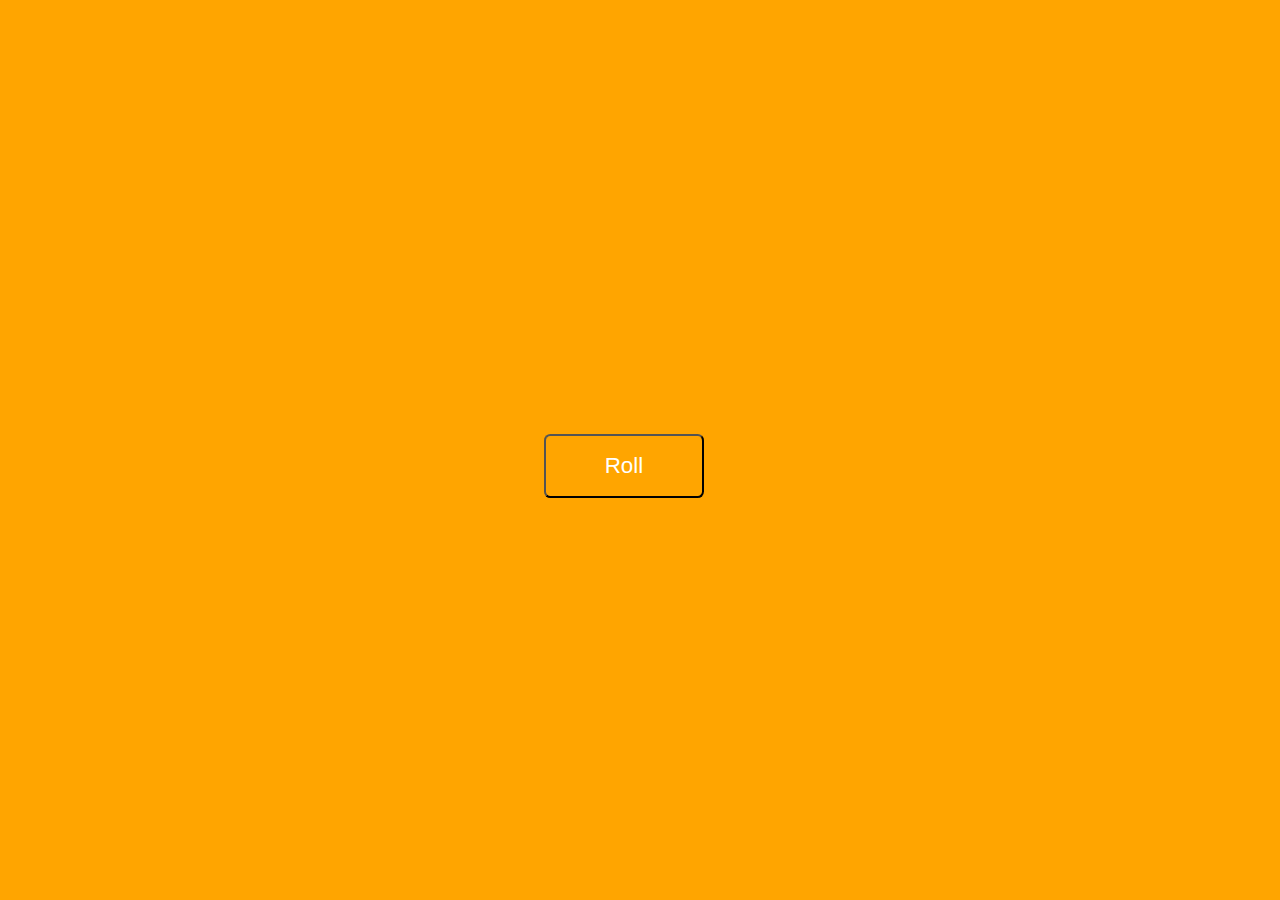
<file: Week1/homework/project/index.html>
<!DOCTYPE html>
<html lang="en">

<head>
    <meta charset="UTF-8">
    <meta name="viewport" content="width=device-width, initial-scale=1.0">
    <title>Random Quote Generator</title>
    <link rel="stylesheet" href="style.css">
    <link rel="stylesheet" href="https://use.fontawesome.com/releases/v5.8.2/css/all.css" />
</head>

<body>

    <div id="main">

        <div id="frame">
            <div id="quotes">
                <p class="quote"></p>
                <br>
                <br>
                <p class="author"></p>
            </div>
        </div>

        <div id="inputs">
            <div id="text">
                <input type="text" class="textbox" placeholder="Type Your New Quote..." id="new1">
                <input type="text" class="textbox" placeholder="Author Name..." id="new2">
            </div>
            <div id="buttons">
                <input type="button" value="Roll" id="btnCall" class="btn">
                <input type="button" value="Add Quote" id="btnNew" class="btn">
            </div>
        </div>
    </div>


    <script src="app.js"></script>


</body>

</html>
</file>
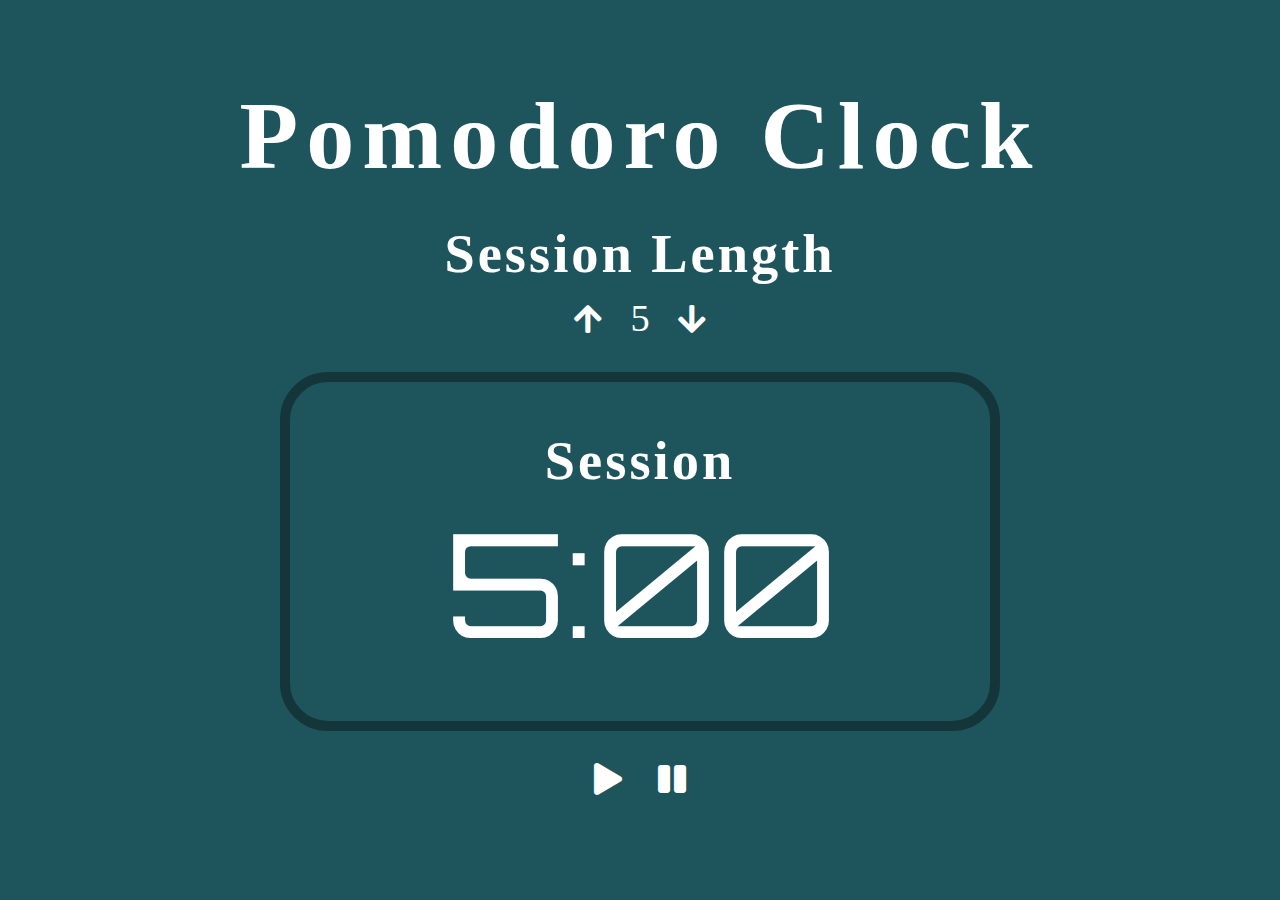
<file: Week2/homework/project/index.html>
<!DOCTYPE html>
<html lang="en">
  <head>
    <meta charset="UTF-8" />
    <meta name="viewport" content="width=device-width, initial-scale=1.0" />
    <link rel="stylesheet" href="style.css" />
     <link
      rel="stylesheet"
      href="https://use.fontawesome.com/releases/v5.5.0/css/all.css"
    />
    <title>The Pomodoro Clock</title>
  </head>
  <body>
    <div id="container">
      <div id="header">
        <h1>Pomodoro Clock</h1>
      </div>
      <div id="length">
        <h2>Session Length</h2>
        <i class="fas fa-arrow-up fa-2x"></i>
        <span class="set-time">5</span>
        <i class="fas fa-arrow-down fa-2x"></i>
      </div>
      <div id="screen">
        <h2>Session</h2>
        <p class="run-time">
          <span class="minutes-seconds"
            ><span class="minutes">5</span>:<span class="seconds"
              >00</span
            ></span
          >
          <span class="time-up">Time's Up!</span>
        </p>
      </div>
      <div id="set">
        <i class="fas fa-play fa-2x"></i>
        <i class="fas fa-pause fa-2x"></i>
      </div>
    </div>
    <script src="app.js"></script>
  </body>
</html>
</file>
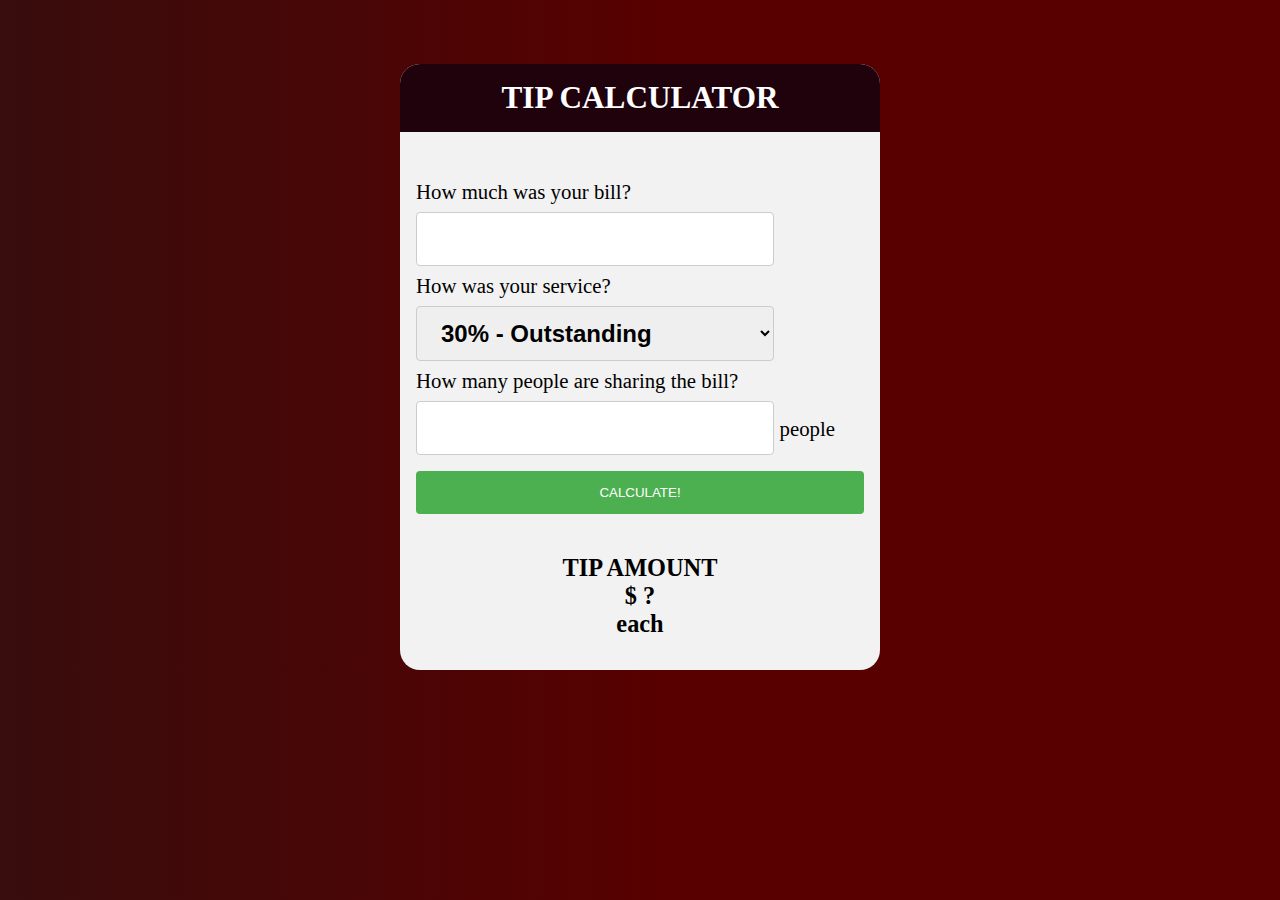
<file: Week3/homework/project/index.html>
<!DOCTYPE html>
<html lang="en">
  <head>
    <meta charset="UTF-8" />
    <meta name="viewport" content="width=device-width, initial-scale=1.0" />
    <link rel="stylesheet" href="style.css" />
    <title>Title</title>
  </head>
  <body>
    <div id="container">
      <h2 id="header">TIP CALCULATOR</h2>
      <form>
        <div>
          <label for="bill">How much was your bill?</label>
          <input type="number" id="bill" min="1" />
        </div>
        <div>
          <label for="service">How was your service?</label>
          <select id="service" name="service">
            <option value="30">30% - Outstanding</option>
            <option value="20">20% - Good</option>
            <option value="15">15% - It was OK</option>
            <option value="10">10% - Bad</option>
            <option value="5">5% - Terrible</option>
          </select>
        </div>
        <div>
          <label for="people">How many people are sharing the bill?</label>
          <input
            type="number"
            id="people"
            min="1
          "
          />
          people
        </div>
        <input type="button" id="calculate-btn" value="CALCULATE!" />
        <div class="result">
          <h3>TIP AMOUNT</h3>
          <h3>$ <span id="tip-each">?</span></h3>
          <h3 class="text-each">each</h3>
        </div>
      </form>
    </div>
    <script src="app.js"></script>
  </body>
</html>
</file>
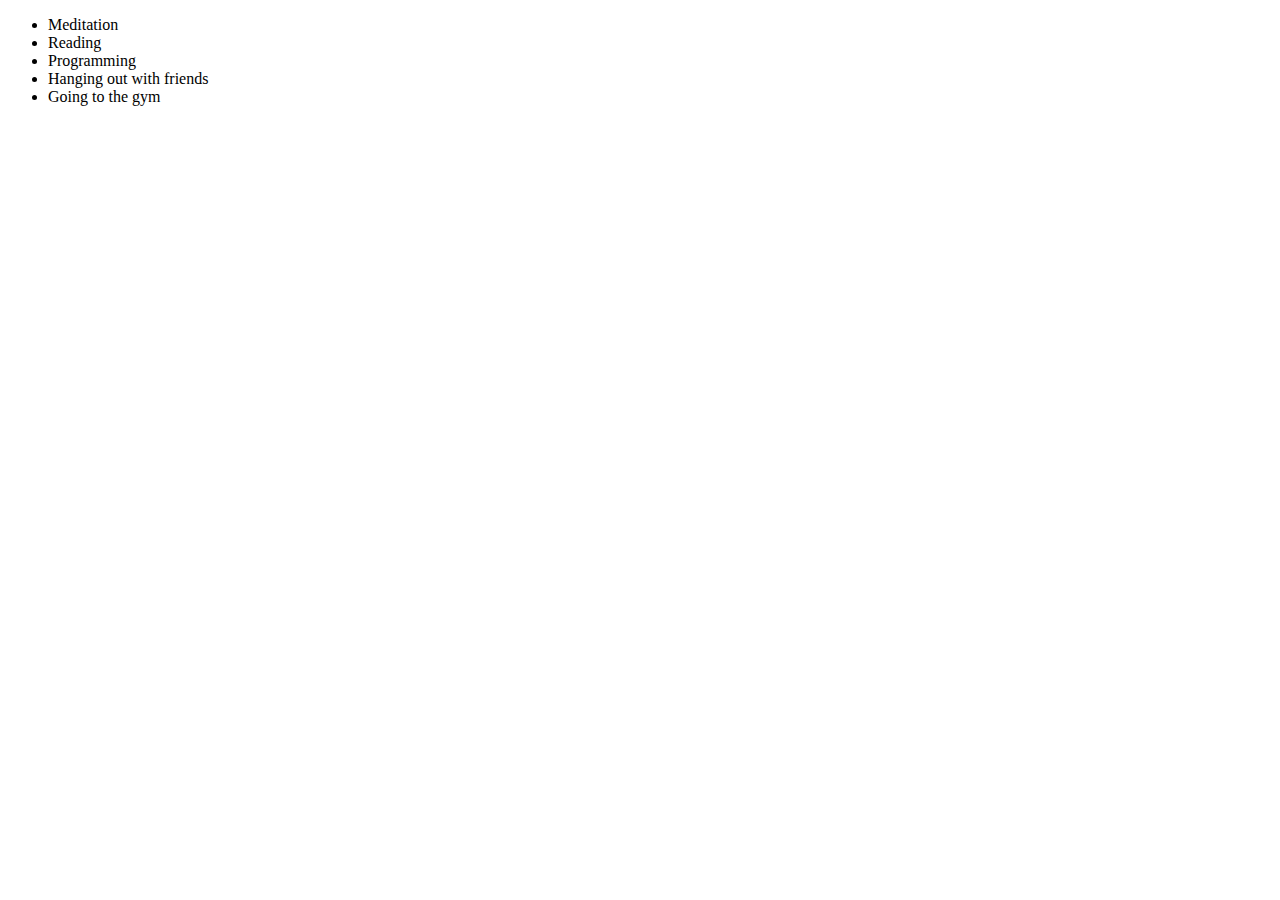
<file: Week2/homework/js-exercies/5_myFavoriteHobbies.html>
<!DOCTYPE html>
<html lang="en">
  <head>
    <meta charset="UTF-8" />
    <meta name="viewport" content="width=device-width, initial-scale=1.0" />
    <title>Exercise 5: My favorite hobbies</title>
  </head>
  <body>
    <div id="main">
      <ul id="hobby"></ul>
    </div>
    <script src="5_myFavoriteHobbies.js"></script>
  </body>
</html>
</file>
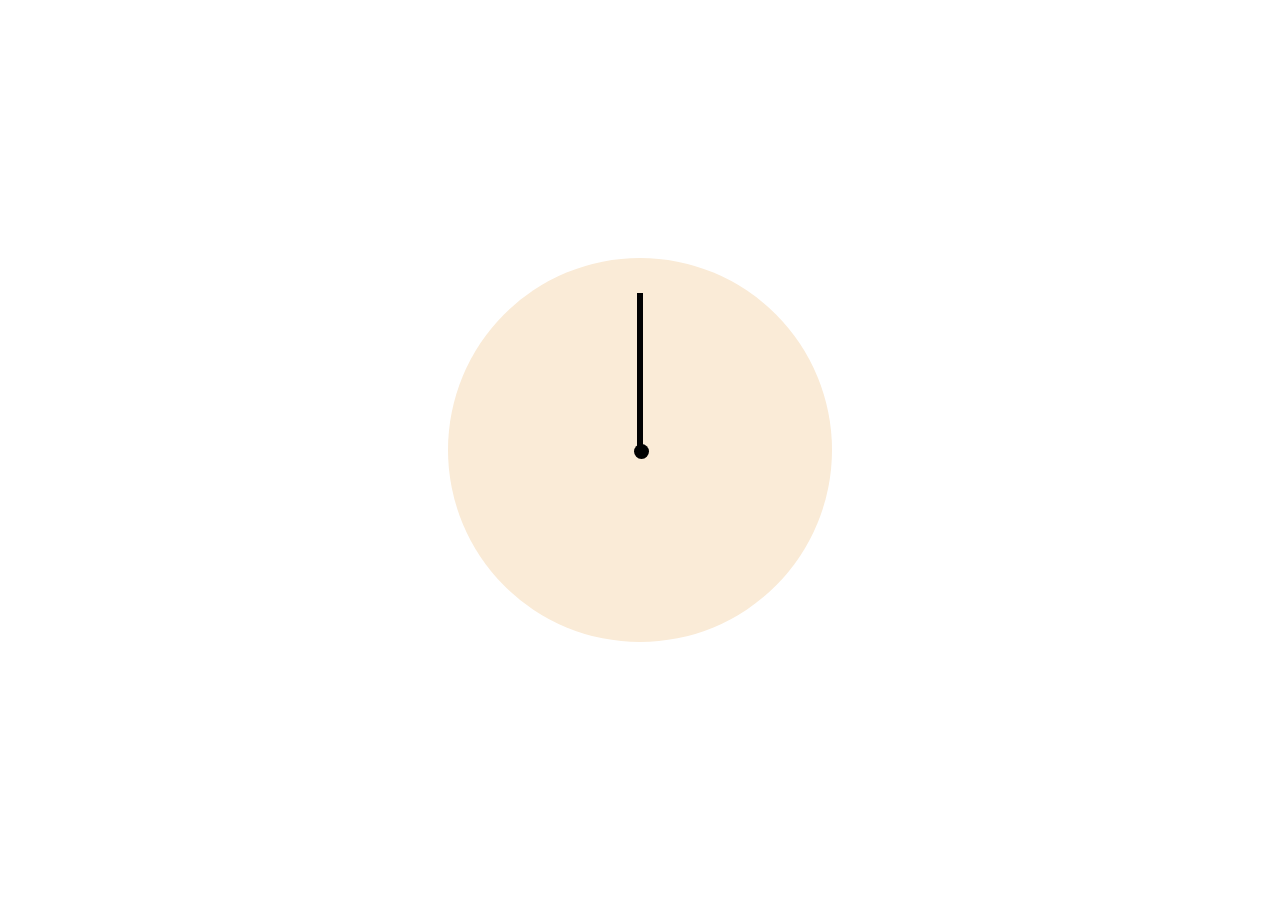
<file: Week1/homework/js-exercises/4-What's_the_time/time.html>
<!DOCTYPE html>
<html lang="en">

<head>
    <meta charset="UTF-8">
    <meta name="viewport" content="width=device-width, initial-scale=1.0">
    <title>Document</title>
    <style>
        body {
            margin: 0;
            font-size: 2rem;
            display: flex;
            flex: 1;
            min-height: 100vh;
            align-items: center;
        }

        #clock {
            height: 20rem;
            width: 20rem;
            border-radius: 50%;
            background-color: antiquewhite;
            margin: auto;
            padding: 2rem;
        }

        .line {
            width: 50%;
            height: 6px;
            background: black;
            position: absolute;
            top: 50%;
            transform-origin: 100%;
            transform: rotate(90deg);
            transition-property: all;
            transition-duration: 0.5s;
            transition-timing-function: cubic-bezier(1, -0.4, 0, 0.94);
            transition-delay: 0s;
        }

        .clock-face {
            position: relative;
            width: 100%;
            height: 100%;
        }

        .mid-point {
            position: absolute;
            width: 15px;
            height: 15px;
            background-color: black;
            top: 48%;
            left: 48%;
            border-radius: 50%;
        }

        .clock-text {
            position: absolute;
            top: 75%;
            left: 25%;
            font-size: 3rem;
        }
    </style>
</head>

<body>
    <div id="clock">
        <div class="clock-face">
            <div class="mid-point"></div>
            <div class="line line-second"></div>
            <div class="line line-minute"></div>
            <div class="line line-hour"></div>
            <div class="clock-text"><span></span></div>
        </div>

    </div>

    <script src="showCurrentTime.js"></script>

</body>

</html>
</file>
<file: Week1/homework/project/style.css>
* {
    margin: 0;
    padding: 0;
}

body {
    background-color: #FFA500;

}

#main {
    width: 70%;
    height: 30rem;
    position: absolute;
    left: 50%;
    top: 50%;
    transform: translate(-50%, -50%);
    display: flex;
    justify-content: center;
    align-items: center;
    flex-direction: column;
    padding: 2rem;
    }

#quotes {
    display: none;
    background-color: #FFFFFF;
    text-align: left;
    padding: 3rem;
    margin-bottom: 5rem;
    border-radius: .5rem;
}

#buttons {
    display: flex;
    justify-content: center;

}

.btn {
    margin-top: 2rem;
    margin-right: 2rem;
    width: 10rem;
    height: 4rem;
    background-color: #FFA500;
    border-radius: .4rem;
    color: #FFFFFF;
    font-size: 1.4rem;
}

#btnNew {
    display: none;
}

#text {
    display: none;
    flex-direction: column;
    justify-content: space-around;
    width: 40rem;
    
}

#new1 {
    margin-bottom: 1rem;
}

.textbox {
    display: block;
    padding: .5rem;
    border-radius: .4rem;
}

p {
    font-size: 1.6rem;
    color: #FFA500;
}

.author {
    float: right;
    margin-right: 2rem;
}
</file>
<file: Week2/homework/project/style.css>
@import url('https://fonts.googleapis.com/css?family=Orbitron&display=swap');

* {
  margin: 0;
  padding: 0;
  box-sizing: border-box;
  color: white;
}

h2 {
  font-size: 3.4rem;
  letter-spacing: 3px;
}

#container {
  background-color: #1e555c;
  height: 100vh;
  width: 100%;
  display: flex;
  flex-direction: column;
  text-align: center;
  align-items: center;
  padding-top: 5rem;
}

.run-time {
  font-family: 'Orbitron';
}

#header {
  font-size: 3rem;
  letter-spacing: 8px;
}

.time-up {
  display: none;
}

#length {
  margin-top: 2rem;
}

#length h2 {
  margin-bottom: 0.7rem;
}

#length span {
  font-size: 2.4rem;
  margin: 0 8px;
}

#screen {
  width: 45rem;
  margin-top: 2rem;
  margin-bottom: 2rem;
  border: 10px solid #14363a;
  padding: 3rem 6rem;
  border-radius: 3rem;
}

#screen p {
  font-size: 9rem;
}

.fas {
  margin-left: 1rem;
  margin-right: 1rem;
}

i:hover {
  cursor: pointer;
}
</file>
<file: Week3/homework/project/style.css>
* {
  margin: 0;
  padding: 0;
  box-sizing: border-box;
}

body {
  background: rgb(56, 13, 13);
  background: linear-gradient(
    90deg,
    rgba(56, 13, 13, 1) 0%,
    rgba(88, 0, 0, 1) 52%,
    rgba(88, 0, 0, 1) 100%
  );
  color: black;
}

form {
  padding: 1rem;
}

#container {
  border-radius: 5px;
  background-color: #f2f2f2;
  width: 30rem;
  margin: 4rem auto 0 auto;
  border-radius: 20px;
  font-size: 1.3rem;
}

#header {
  border-top-right-radius: 20px;
  border-top-left-radius: 20px;
  padding: 1rem;
  text-align: center;
  margin-bottom: 2rem;
  background-color: #1f020b;
  color: white;
}

input[type='number'],
select {
  width: 80%;
  padding: 12px 20px;
  margin: 8px 0;
  display: inline-block;
  border: 1px solid #ccc;
  border-radius: 4px;
  box-sizing: border-box;
  font-weight: bold;
  font-size: 1.5rem;
}

/* Chrome, Safari, Edge, Opera */
input::-webkit-outer-spin-button,
input::-webkit-inner-spin-button {
  -webkit-appearance: none;
  margin: 0;
}

/* Firefox */
input[type='number'] {
  -moz-appearance: textfield;
}

input[type='button'] {
  width: 100%;
  background-color: #4caf50;
  color: white;
  padding: 14px 20px;
  margin: 8px 0;
  border: none;
  border-radius: 4px;
  cursor: pointer;
}

input[type='button']:hover {
  background-color: #45a049;
}

.result {
  text-align: center;
  margin: 2rem 0 1rem 0;
}
</file>
